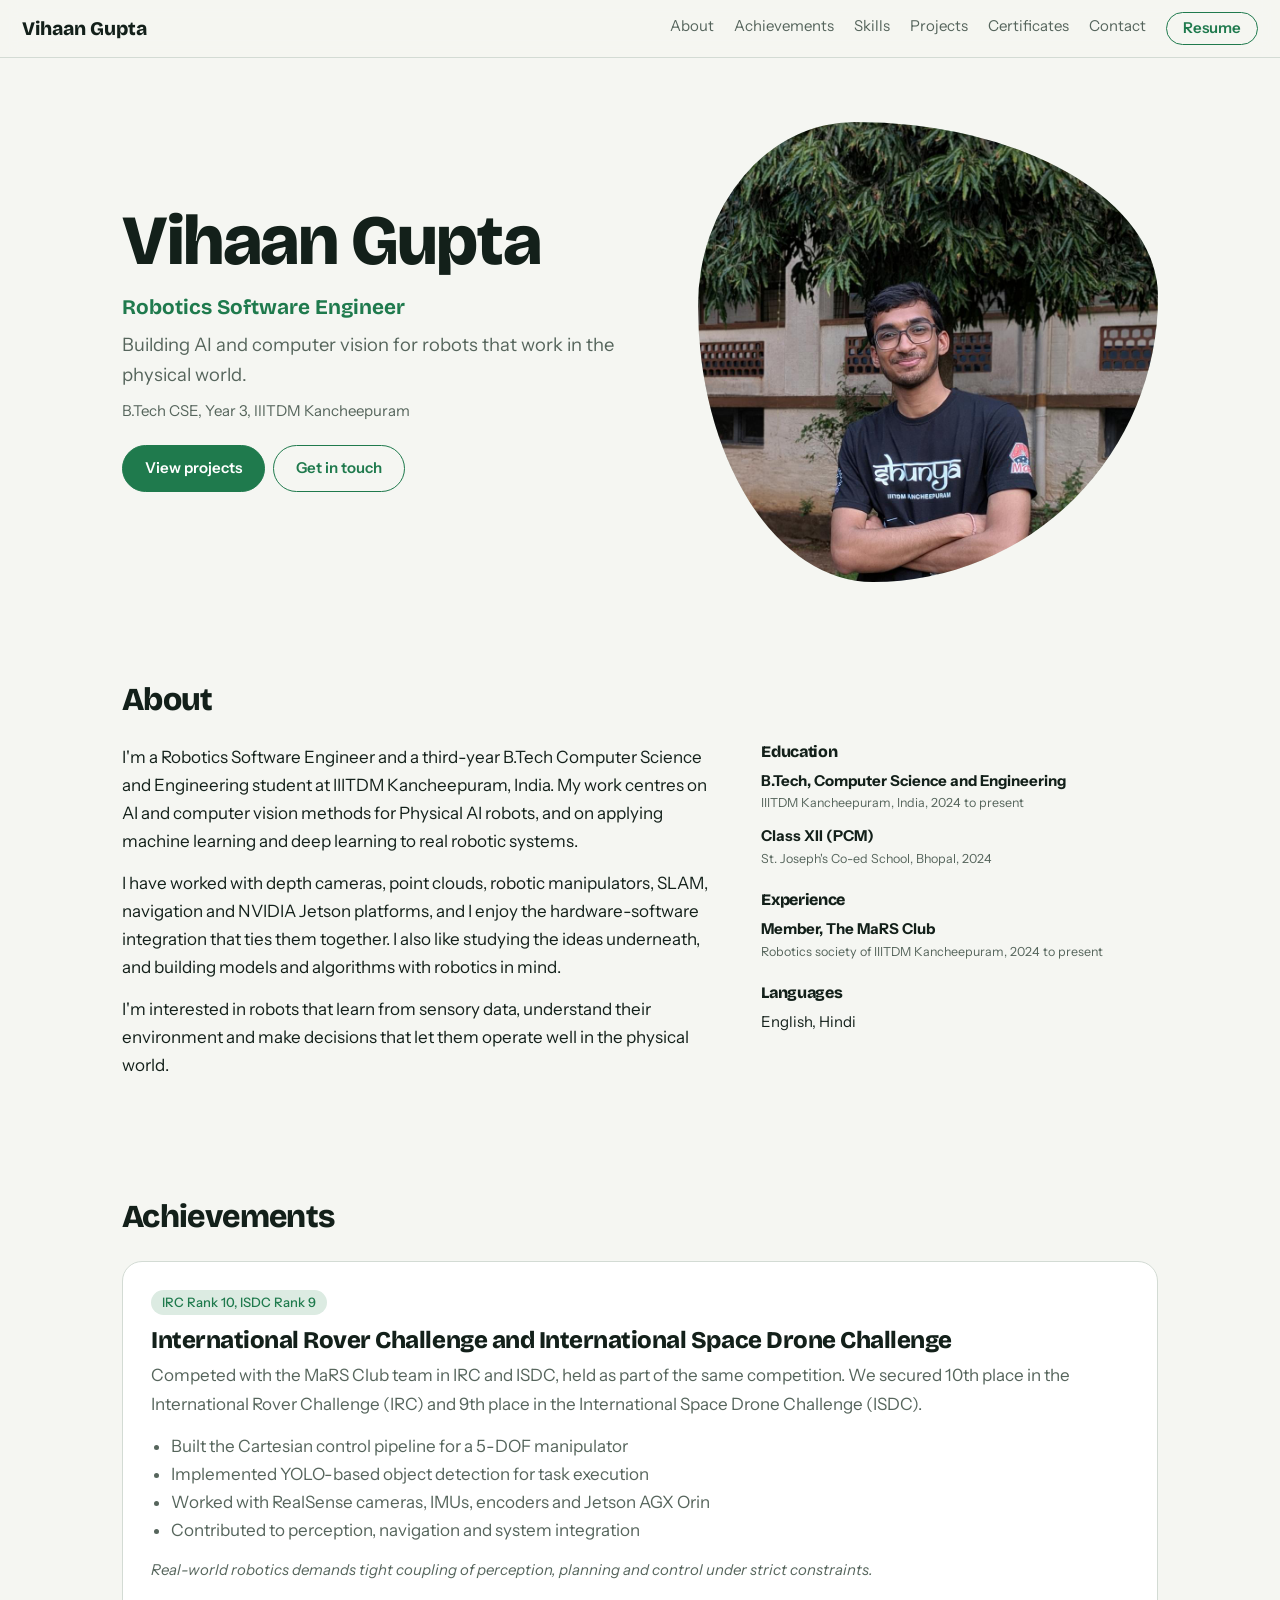
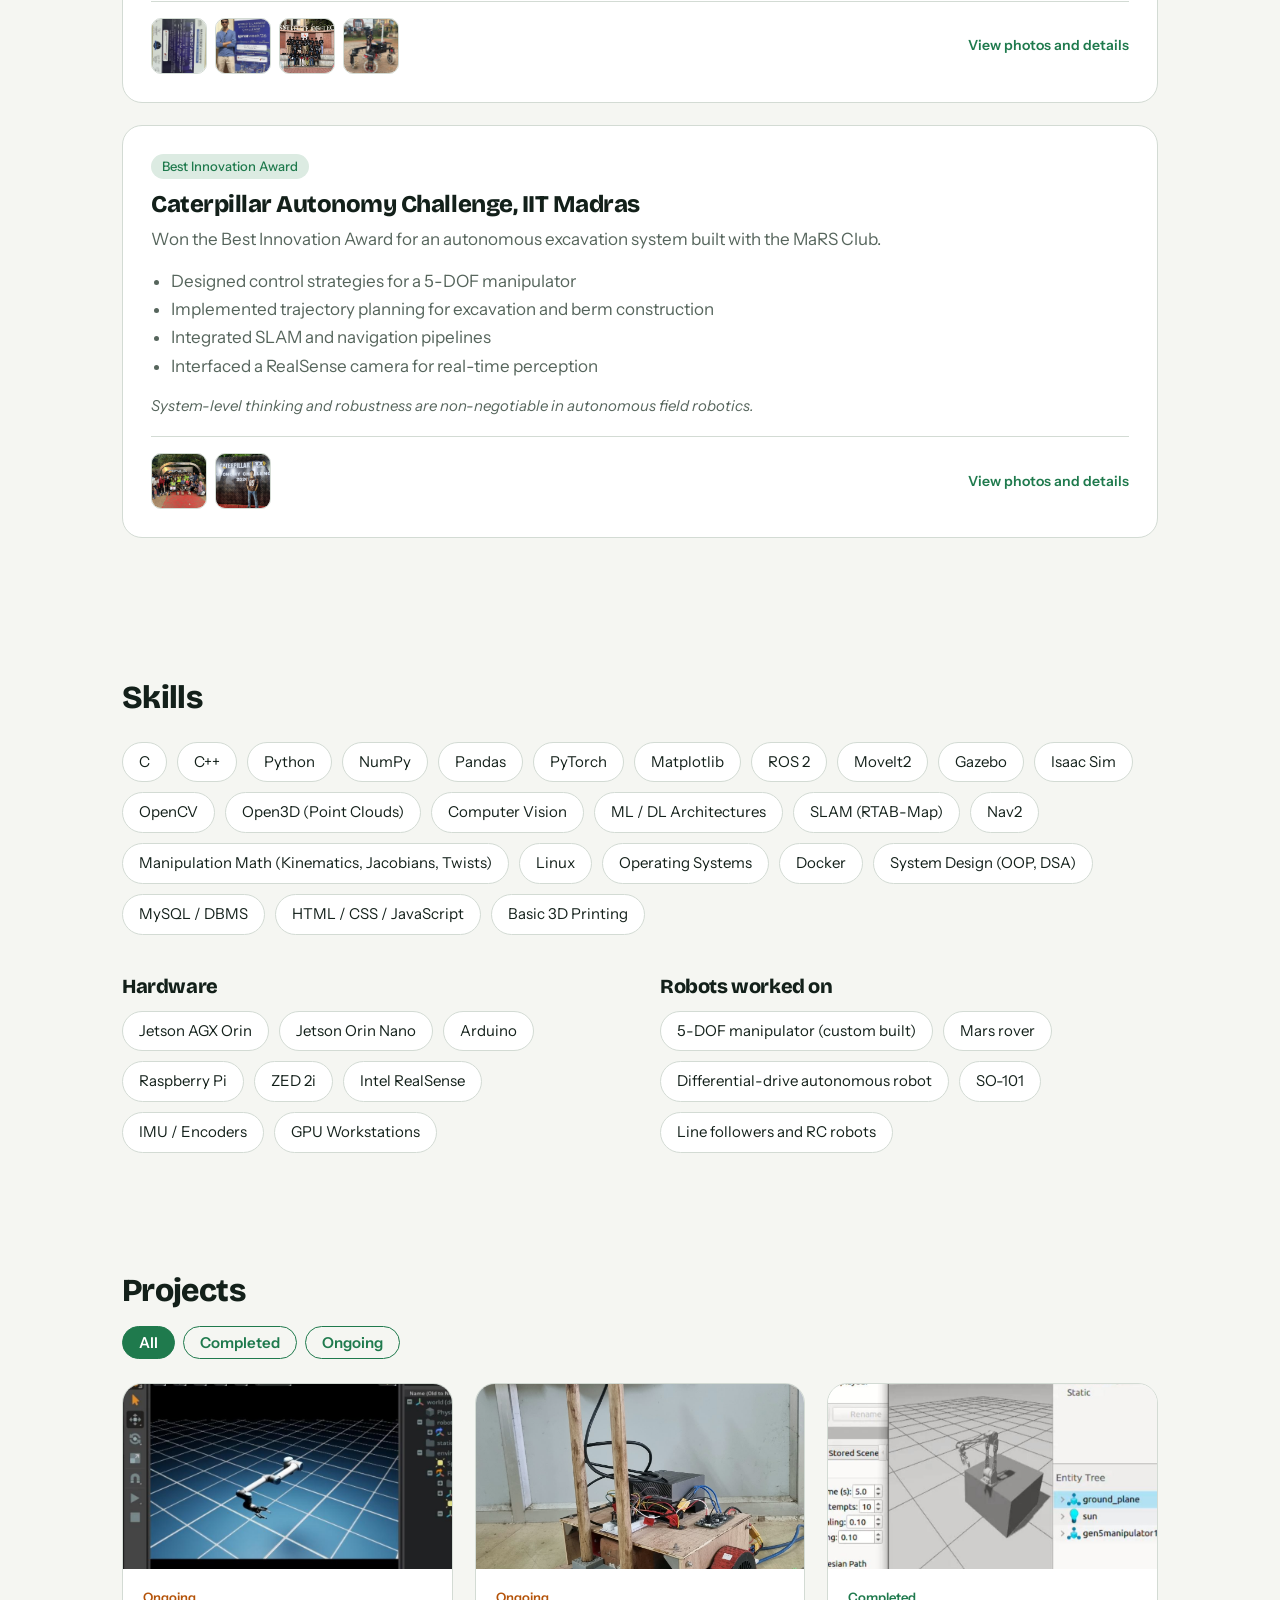
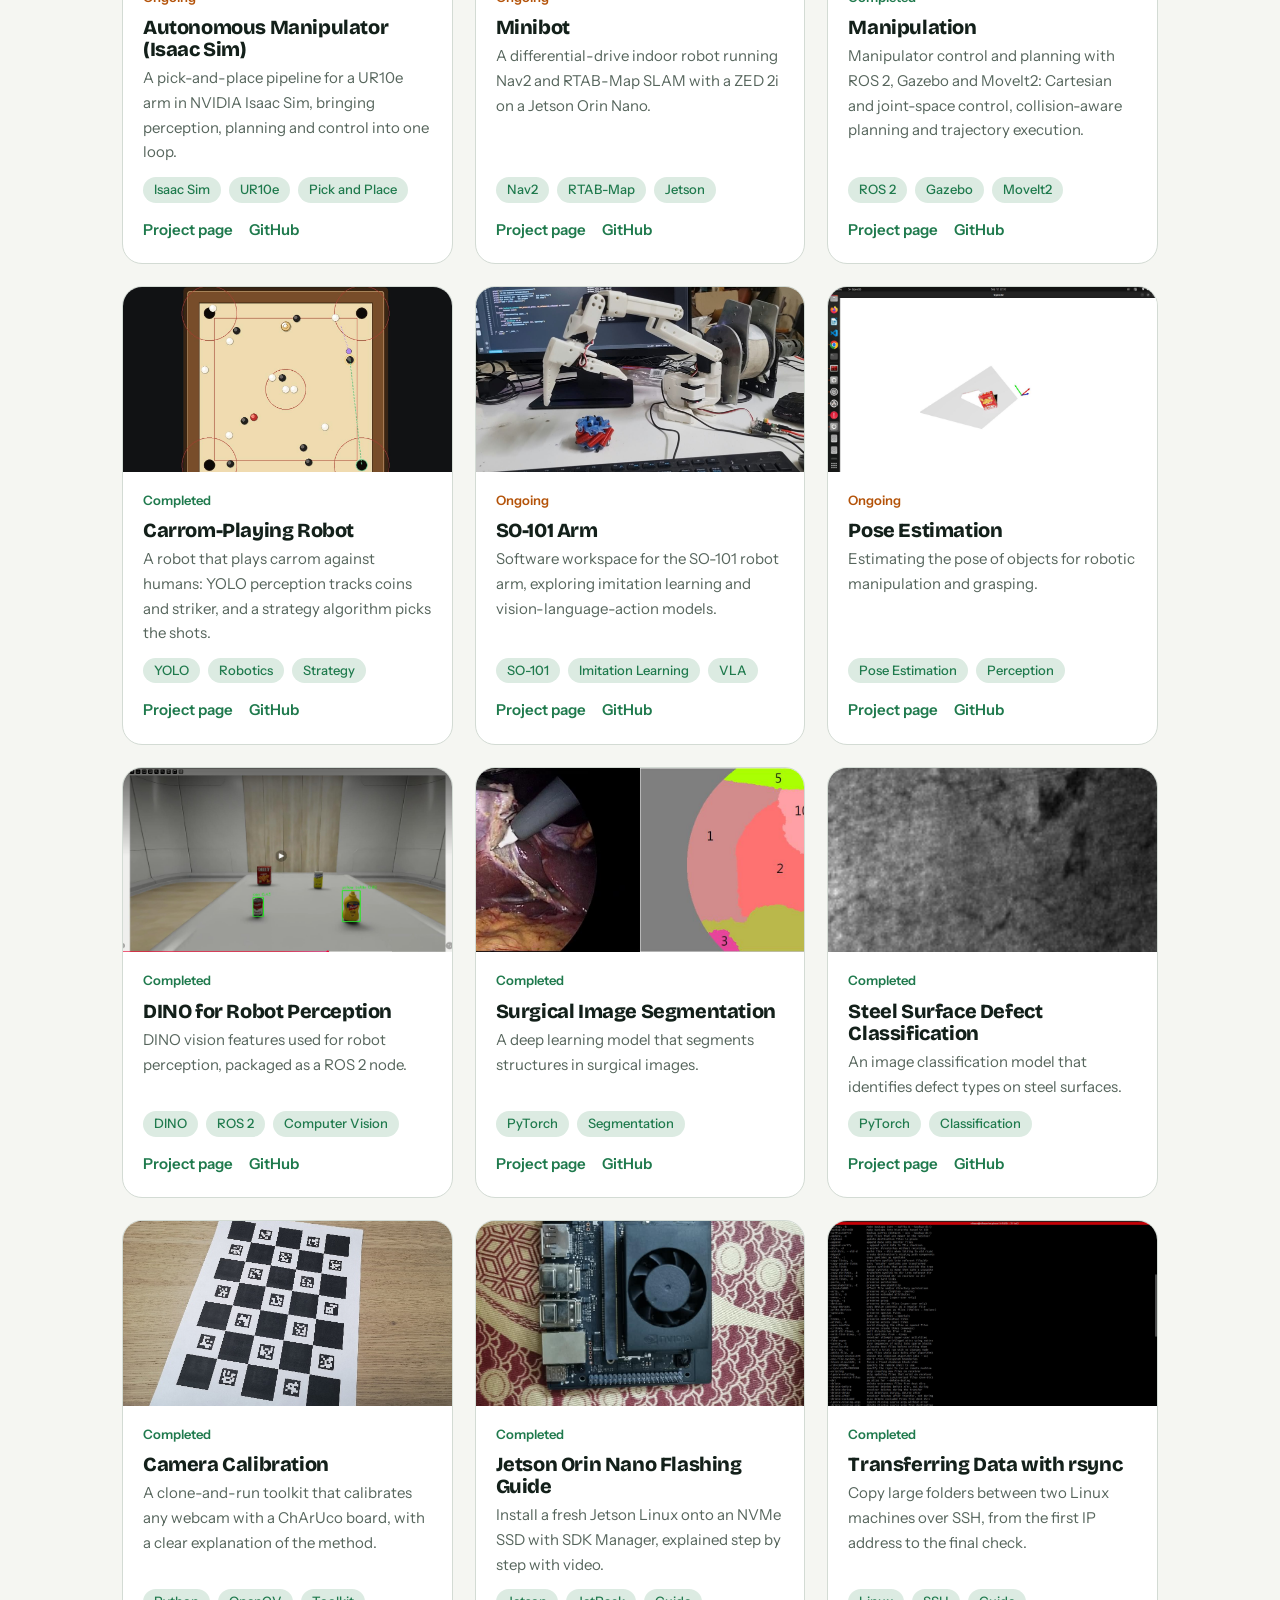
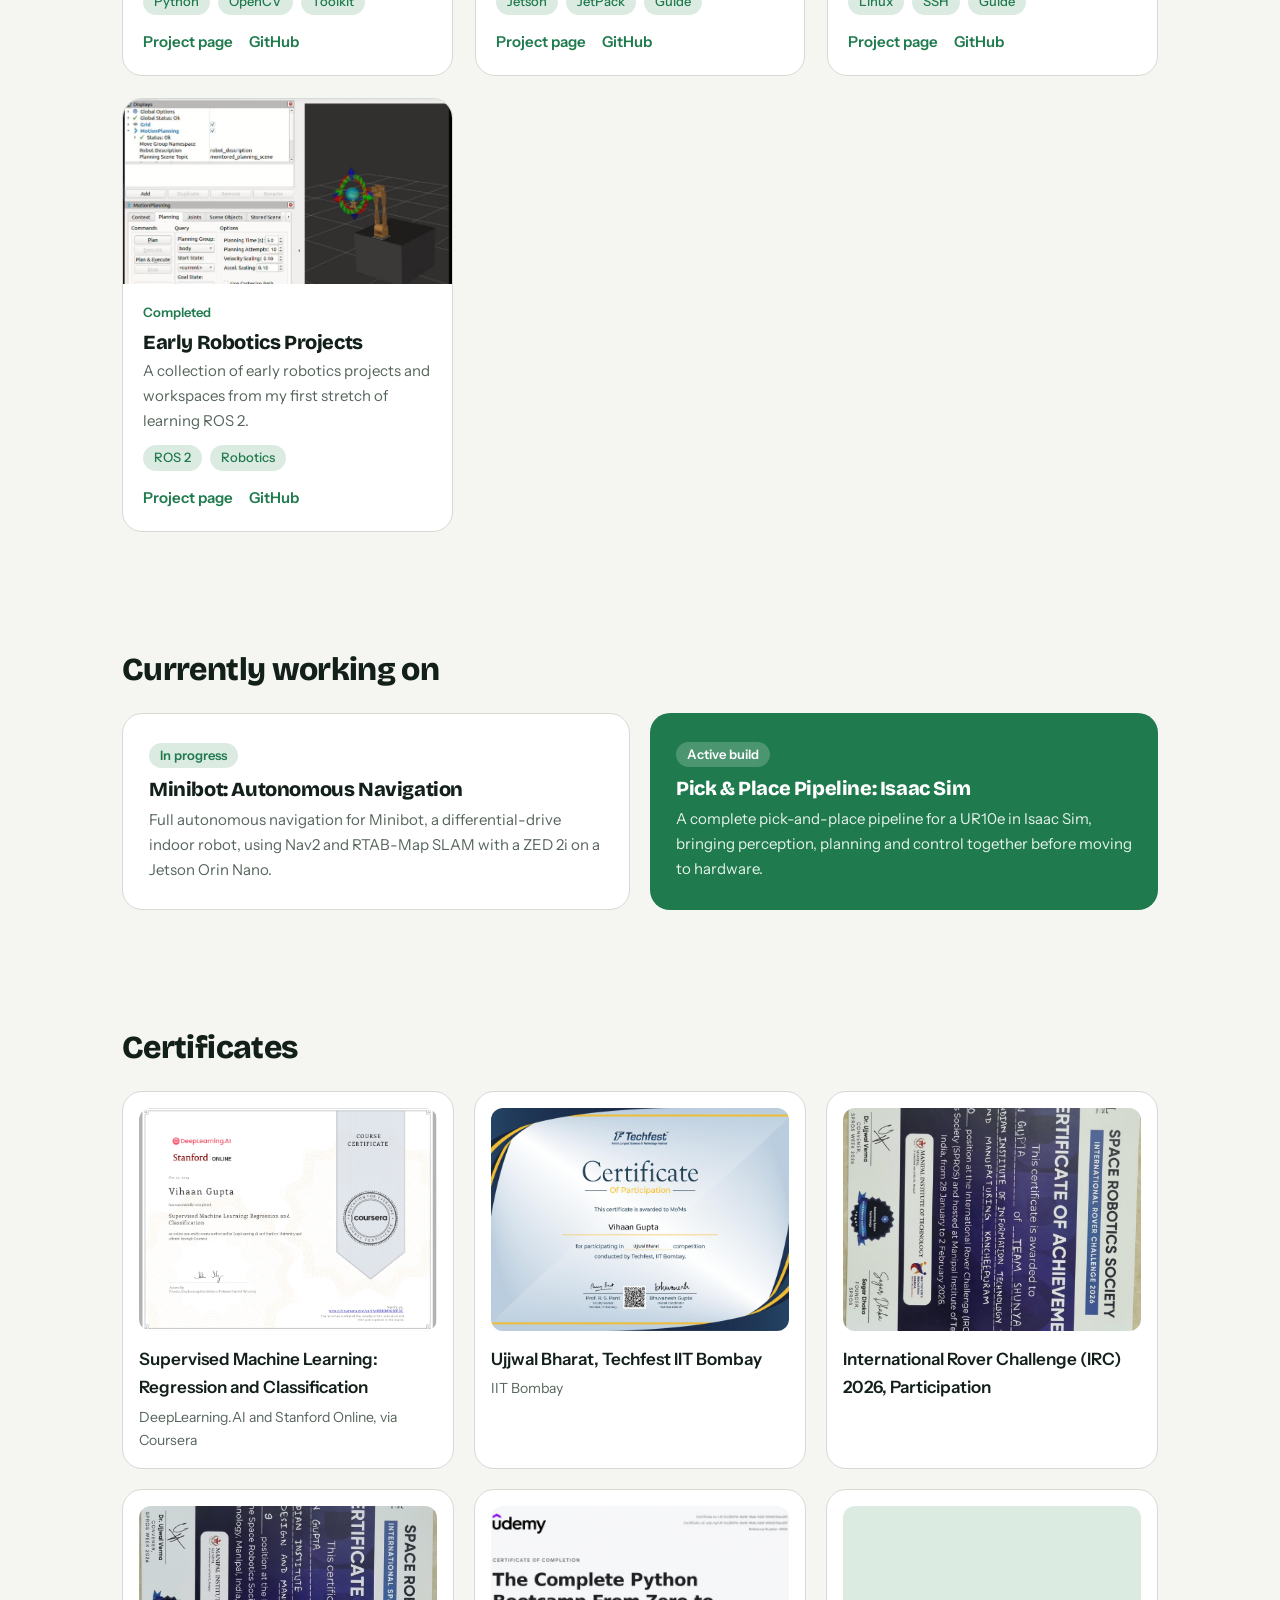
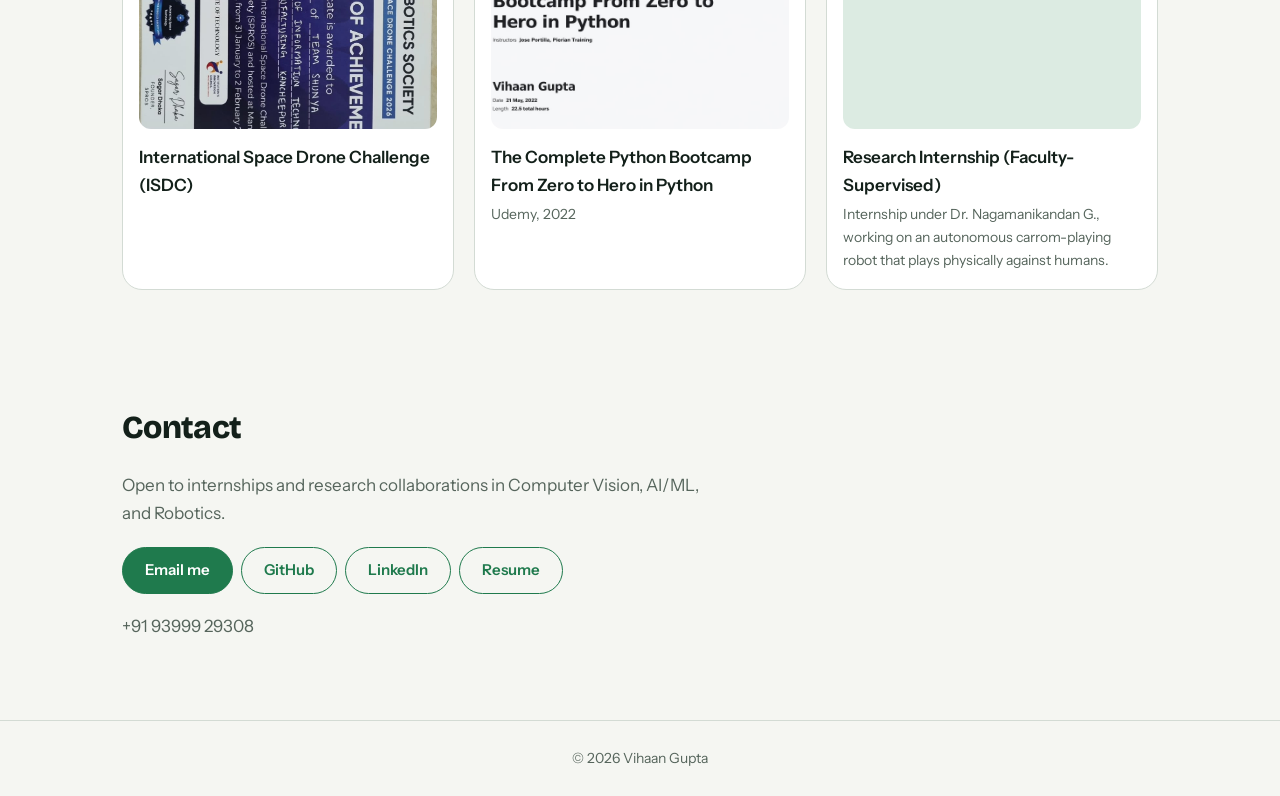
<file: index.html>
<!DOCTYPE html>
<html lang="en">
<head>
<meta charset="utf-8">
<meta name="viewport" content="width=device-width, initial-scale=1, viewport-fit=cover">
<title>Vihaan Gupta | Robotics Software Engineer</title>
<meta name="description" content="Portfolio of Vihaan Gupta, robotics software engineer working on computer vision, manipulation and autonomous navigation.">
<link rel="icon" href="favicon.svg" type="image/svg+xml">
<link rel="preconnect" href="https://fonts.googleapis.com">
<link rel="preconnect" href="https://fonts.gstatic.com" crossorigin>
<link href="https://fonts.googleapis.com/css2?family=Bricolage+Grotesque:wght@500;700;800&family=Instrument+Sans:wght@400;500;600&display=swap" rel="stylesheet">
<link rel="stylesheet" href="css/style.css?v=3">
</head>
<body>
<header class="top"><a class="brand" href="#top">Vihaan Gupta</a><nav id="nav"></nav></header>
<main id="app"></main>
<footer id="foot"></footer>
<div class="lb" id="lb"><img alt=""></div>
<script src="data/site.js?v=3"></script>
<script src="data/projects.js?v=3"></script>
<script src="data/certificates.js?v=3"></script>
<script src="data/achievements.js?v=3"></script>
<script src="js/main.js?v=3"></script>
</body>
</html>
</file>
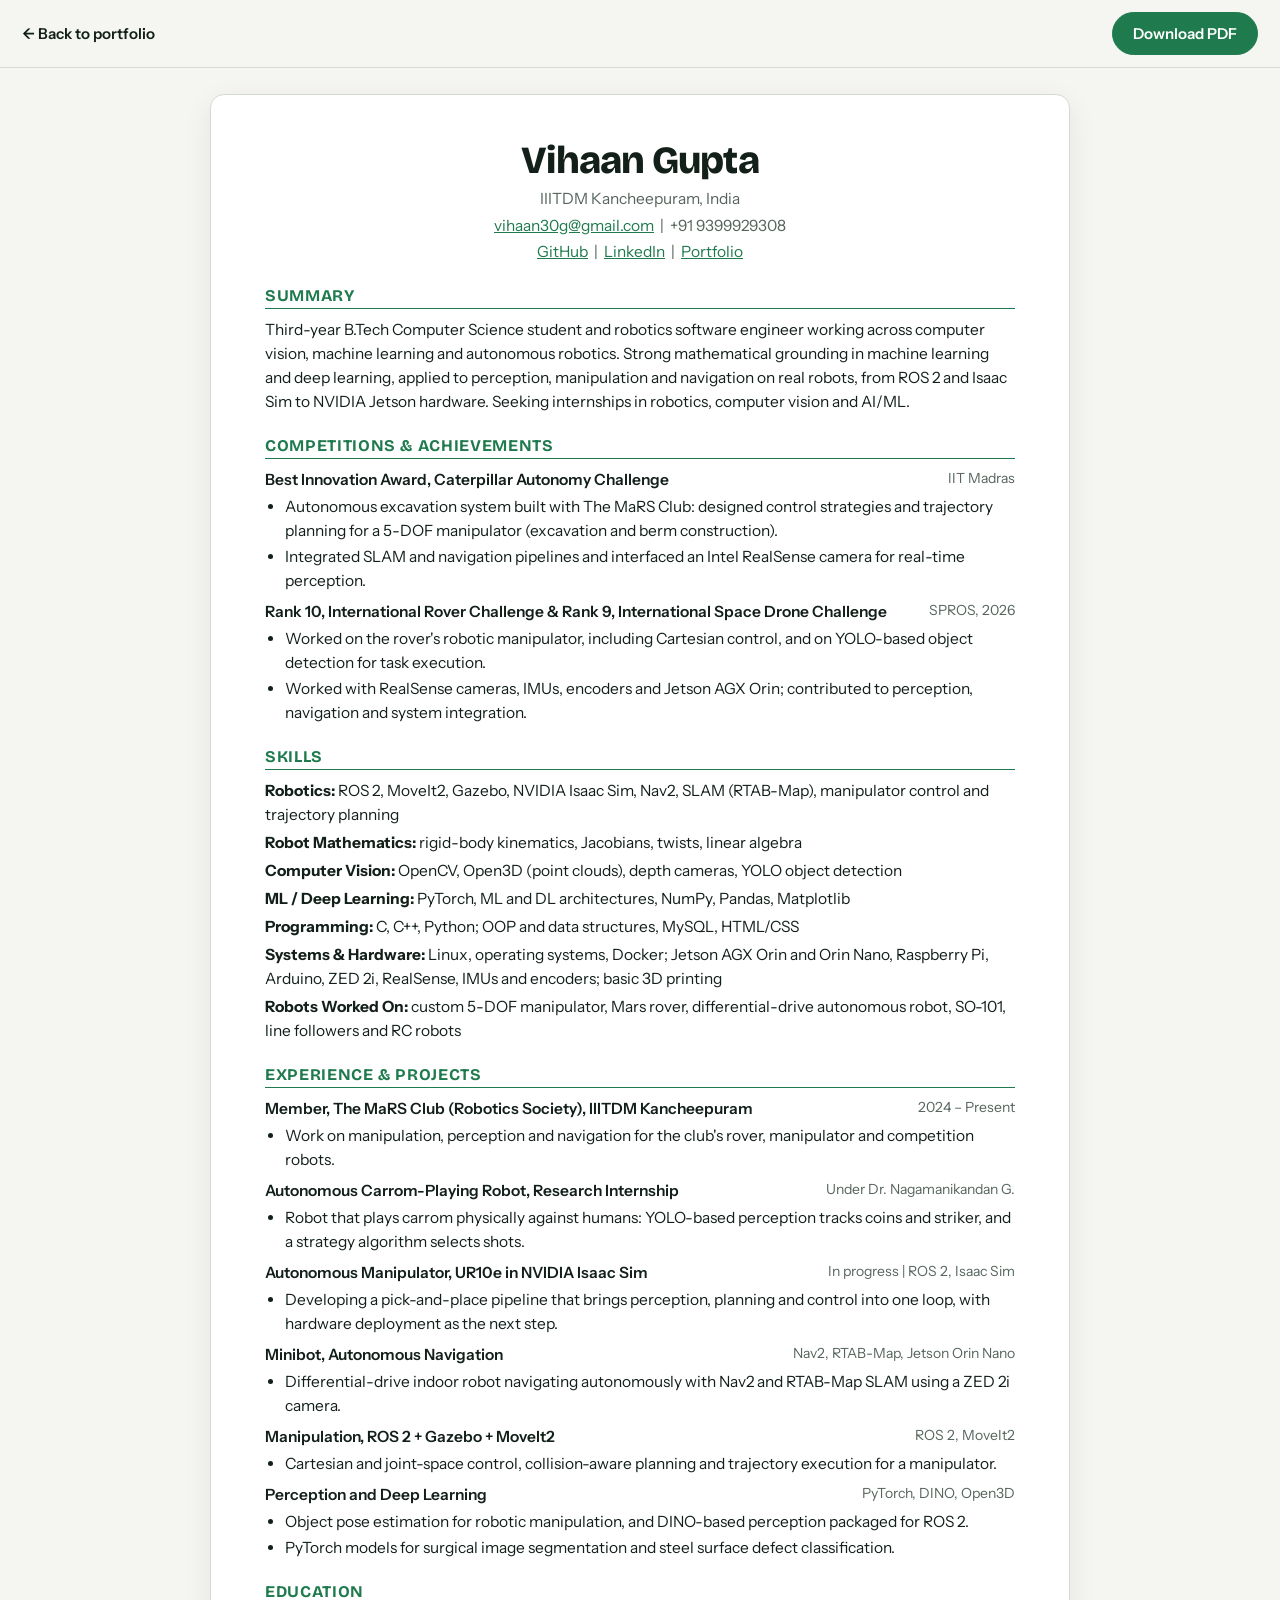
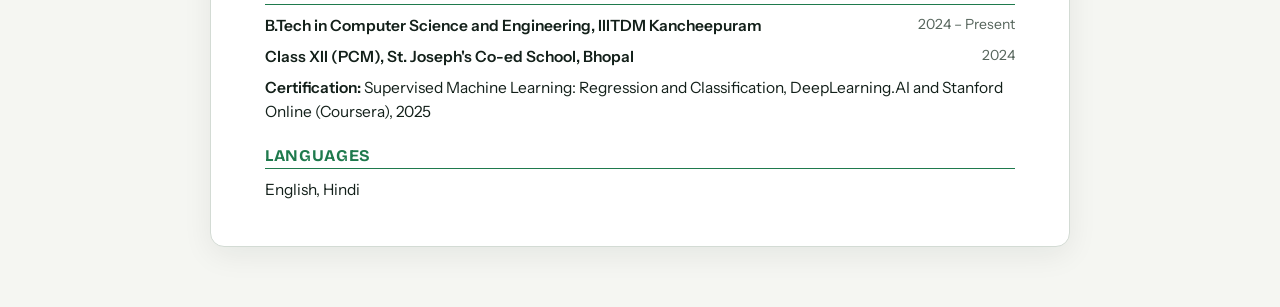
<file: resume/index.html>
<!DOCTYPE html>
<html lang="en">
<head>
<meta charset="utf-8">
<meta name="viewport" content="width=device-width, initial-scale=1, viewport-fit=cover">
<title>Resume | Vihaan Gupta</title>
<meta name="description" content="Resume of Vihaan Gupta: robotics, computer vision and AI/ML.">
<link rel="icon" href="../favicon.svg" type="image/svg+xml">
<link rel="preconnect" href="https://fonts.googleapis.com">
<link rel="preconnect" href="https://fonts.gstatic.com" crossorigin>
<link href="https://fonts.googleapis.com/css2?family=Bricolage+Grotesque:wght@700;800&family=Instrument+Sans:wght@400;500;600&display=swap" rel="stylesheet">
<style>
:root{box-sizing:border-box;--bg:#f5f6f2;--fg:#13201a;--mut:#56655c;--line:#d3dbd4;--acc:#1f7a4d;--fd:"Bricolage Grotesque",system-ui,sans-serif;--fb:"Instrument Sans",system-ui,sans-serif;padding-top:env(safe-area-inset-top,0px);padding-bottom:env(safe-area-inset-bottom,0px)}
*,*::before,*::after{box-sizing:inherit}
body{margin:0;background:var(--bg);color:var(--fg);font:400 15.5px/1.55 var(--fb)}
a{color:var(--acc)}
.bar{position:sticky;top:env(safe-area-inset-top,0px);z-index:5;display:flex;justify-content:space-between;align-items:center;gap:10px;flex-wrap:wrap;padding:12px 22px;background:rgba(245,246,242,.93);backdrop-filter:blur(8px);border-bottom:1px solid var(--line)}
.bar a.back{color:var(--fg);text-decoration:none;font-weight:600;font-size:15px}
.bar a.back:hover{color:var(--acc)}
.btn{display:inline-block;padding:9px 20px;border:1px solid var(--acc);border-radius:99px;background:var(--acc);color:#fff;font-weight:600;font-size:15px;text-decoration:none;transition:box-shadow .18s,background .18s}
.btn:hover{background:#17603b;box-shadow:0 4px 14px rgba(19,32,26,.25)}
.paper{max-width:860px;margin:26px auto 60px;background:#fff;border:1px solid var(--line);border-radius:14px;padding:44px 54px;box-shadow:0 8px 30px rgba(19,32,26,.07)}
header{text-align:center;margin-bottom:6px}
h1{font:800 2.4rem/1.1 var(--fd);margin:0 0 6px;letter-spacing:-.02em}
header p{margin:2px 0;color:var(--mut)}
h2{font:700 1.02rem var(--fd);color:var(--acc);text-transform:uppercase;letter-spacing:.04em;border-bottom:1.5px solid var(--acc);padding-bottom:3px;margin:22px 0 9px}
.e{display:flex;justify-content:space-between;gap:6px 16px;flex-wrap:wrap;margin-top:7px}
.e b{font-weight:600}
.e span{color:var(--mut);font-size:14px}
ul{margin:3px 0 0;padding-left:20px}
li{margin:2px 0}
.sk{list-style:none;padding:0}
.sk li{margin:4px 0}
p.s{margin:0}
@media (max-width:640px){.paper{margin:0;border:0;border-radius:0;box-shadow:none;padding:26px 20px}h1{font-size:2rem}}
@media print{
 @page{size:A4;margin:12mm}
 body{background:#fff;font-size:10pt;line-height:1.4}
 .bar{display:none}
 .paper{margin:0;border:0;box-shadow:none;padding:0;max-width:none}
 a{color:inherit;text-decoration:none}
}
</style>
</head>
<body>
<div class="bar">
  <a class="back" href="../">&larr; Back to portfolio</a>
  <a class="btn" href="Vihaan_Gupta_Resume.pdf" download>Download PDF</a>
</div>

<main class="paper">
<header>
  <h1>Vihaan Gupta</h1>
  <p>IIITDM Kancheepuram, India</p>
  <p><a href="mailto:vihaan30g@gmail.com">vihaan30g@gmail.com</a> &nbsp;|&nbsp; +91 9399929308</p>
  <p><a href="https://github.com/Vihaan30g">GitHub</a> &nbsp;|&nbsp; <a href="https://www.linkedin.com/in/vihaan-gupta-ab046836b/">LinkedIn</a> &nbsp;|&nbsp; <a href="https://vihaan30g.github.io">Portfolio</a></p>
</header>

<h2>Summary</h2>
<p class="s">Third-year B.Tech Computer Science student and robotics software engineer working across computer vision, machine learning and autonomous robotics. Strong mathematical grounding in machine learning and deep learning, applied to perception, manipulation and navigation on real robots, from ROS 2 and Isaac Sim to NVIDIA Jetson hardware. Seeking internships in robotics, computer vision and AI/ML.</p>

<h2>Competitions &amp; Achievements</h2>
<div class="e"><b>Best Innovation Award, Caterpillar Autonomy Challenge</b><span>IIT Madras</span></div>
<ul>
<li>Autonomous excavation system built with The MaRS Club: designed control strategies and trajectory planning for a 5-DOF manipulator (excavation and berm construction).</li>
<li>Integrated SLAM and navigation pipelines and interfaced an Intel RealSense camera for real-time perception.</li>
</ul>
<div class="e"><b>Rank 10, International Rover Challenge &amp; Rank 9, International Space Drone Challenge</b><span>SPROS, 2026</span></div>
<ul>
<li>Worked on the rover's robotic manipulator, including Cartesian control, and on YOLO-based object detection for task execution.</li>
<li>Worked with RealSense cameras, IMUs, encoders and Jetson AGX Orin; contributed to perception, navigation and system integration.</li>
</ul>

<h2>Skills</h2>
<ul class="sk">
<li><b>Robotics:</b> ROS 2, MoveIt2, Gazebo, NVIDIA Isaac Sim, Nav2, SLAM (RTAB-Map), manipulator control and trajectory planning</li>
<li><b>Robot Mathematics:</b> rigid-body kinematics, Jacobians, twists, linear algebra</li>
<li><b>Computer Vision:</b> OpenCV, Open3D (point clouds), depth cameras, YOLO object detection</li>
<li><b>ML / Deep Learning:</b> PyTorch, ML and DL architectures, NumPy, Pandas, Matplotlib</li>
<li><b>Programming:</b> C, C++, Python; OOP and data structures, MySQL, HTML/CSS</li>
<li><b>Systems &amp; Hardware:</b> Linux, operating systems, Docker; Jetson AGX Orin and Orin Nano, Raspberry Pi, Arduino, ZED 2i, RealSense, IMUs and encoders; basic 3D printing</li>
<li><b>Robots Worked On:</b> custom 5-DOF manipulator, Mars rover, differential-drive autonomous robot, SO-101, line followers and RC robots</li>
</ul>

<h2>Experience &amp; Projects</h2>
<div class="e"><b>Member, The MaRS Club (Robotics Society), IIITDM Kancheepuram</b><span>2024 &ndash; Present</span></div>
<ul><li>Work on manipulation, perception and navigation for the club's rover, manipulator and competition robots.</li></ul>
<div class="e"><b>Autonomous Carrom-Playing Robot, Research Internship</b><span>Under Dr. Nagamanikandan G.</span></div>
<ul><li>Robot that plays carrom physically against humans: YOLO-based perception tracks coins and striker, and a strategy algorithm selects shots.</li></ul>
<div class="e"><b>Autonomous Manipulator, UR10e in NVIDIA Isaac Sim</b><span>In progress | ROS 2, Isaac Sim</span></div>
<ul><li>Developing a pick-and-place pipeline that brings perception, planning and control into one loop, with hardware deployment as the next step.</li></ul>
<div class="e"><b>Minibot, Autonomous Navigation</b><span>Nav2, RTAB-Map, Jetson Orin Nano</span></div>
<ul><li>Differential-drive indoor robot navigating autonomously with Nav2 and RTAB-Map SLAM using a ZED 2i camera.</li></ul>
<div class="e"><b>Manipulation, ROS 2 + Gazebo + MoveIt2</b><span>ROS 2, MoveIt2</span></div>
<ul><li>Cartesian and joint-space control, collision-aware planning and trajectory execution for a manipulator.</li></ul>
<div class="e"><b>Perception and Deep Learning</b><span>PyTorch, DINO, Open3D</span></div>
<ul>
<li>Object pose estimation for robotic manipulation, and DINO-based perception packaged for ROS 2.</li>
<li>PyTorch models for surgical image segmentation and steel surface defect classification.</li>
</ul>

<h2>Education</h2>
<div class="e"><b>B.Tech in Computer Science and Engineering, IIITDM Kancheepuram</b><span>2024 &ndash; Present</span></div>
<div class="e"><b>Class XII (PCM), St. Joseph's Co-ed School, Bhopal</b><span>2024</span></div>
<div class="e"><span style="color:inherit;font-size:inherit"><b>Certification:</b> Supervised Machine Learning: Regression and Classification, DeepLearning.AI and Stanford Online (Coursera), 2025</span></div>

<h2>Languages</h2>
<p class="s">English, Hindi</p>
</main>
</body>
</html>
</file>
<file: css/style.css>
:root{box-sizing:border-box;--bg:#f5f6f2;--fg:#13201a;--mut:#56655c;--line:#d3dbd4;--acc:#1f7a4d;--card:#fff;--tint:#dcebe2;--fd:"Bricolage Grotesque",system-ui,sans-serif;--fb:"Instrument Sans",system-ui,sans-serif;--r:20px;padding-top:env(safe-area-inset-top,0px);padding-bottom:env(safe-area-inset-bottom,0px)}
*,*::before,*::after{box-sizing:inherit}
html{scroll-behavior:smooth;scroll-padding-top:76px}
body{margin:0;background:var(--bg);color:var(--fg);font:400 17px/1.65 var(--fb)}
a{color:inherit}
h1,h2,h3{font-family:var(--fd);font-weight:800;letter-spacing:-.02em;line-height:1.1;margin:0}
p{margin:0}
.w{max-width:1080px;margin:auto;padding:0 22px}
.top{position:sticky;top:env(safe-area-inset-top,0px);z-index:5;display:flex;justify-content:space-between;align-items:center;gap:8px 20px;flex-wrap:wrap;padding:12px 22px;background:rgba(245,246,242,.93);backdrop-filter:blur(8px);border-bottom:1px solid var(--line)}
.brand{font:800 1.2rem var(--fd);text-decoration:none}
nav{display:flex;gap:6px 20px;flex-wrap:wrap}
nav a{text-decoration:none;color:var(--mut);font-size:15px}
nav a:hover{color:var(--acc)}
section{padding:60px 0}
h2{font-size:2rem;margin-bottom:26px}
h3{font-size:1.25rem}
.sub{color:var(--mut)}
.btn{display:inline-block;padding:10px 22px;border:1px solid var(--acc);border-radius:99px;font-weight:600;font-size:15px;text-decoration:none;margin:0 8px 8px 0;cursor:pointer;background:none;font-family:inherit;color:var(--acc)}
.btn.p{background:var(--acc);color:#fff}
.hero{display:grid;grid-template-columns:1fr 460px;gap:40px;align-items:center;padding:64px 0 40px}
.hero h1{font-size:clamp(2.6rem,6vw,4.4rem)}
.hero .role{font:700 1.3rem var(--fd);color:var(--acc);margin:14px 0 10px}
.hero .tag{font-size:1.15rem;color:var(--mut);max-width:32em;margin-bottom:8px}
.hero .stat{font-size:15px;color:var(--mut);margin-bottom:22px}
.chips{display:flex;flex-wrap:wrap;gap:8px}
.chips span{font-size:13px;padding:2px 11px;border-radius:99px;background:var(--tint);color:var(--acc);font-weight:500}
.hero .chips{margin-bottom:26px}
.me{position:relative;width:min(460px,100%);aspect-ratio:1;border-radius:34% 66% 62% 38%/40% 38% 62% 60%;background:var(--tint);overflow:hidden;display:grid;place-items:center;font:800 6rem var(--fd);color:var(--acc)}
.me img{position:absolute;inset:0;width:100%;height:100%;object-fit:cover}
.about{display:grid;grid-template-columns:1.5fr 1fr;gap:44px}
.about p+p{margin-top:14px}
.facts h3{font-size:1rem;margin:0 0 8px}
.facts div+h3{margin-top:22px}
.facts div{margin-bottom:10px;font-size:15px}
.facts small{display:block;color:var(--mut)}
.skills span,.pill{display:inline-block;padding:7px 16px;border-radius:99px;background:var(--card);font-size:15px;border:1px solid var(--line)}
.skills{display:flex;flex-wrap:wrap;gap:10px}
.sec3{display:grid;grid-template-columns:1fr 1fr;gap:40px;margin-top:40px}
.sec3 h3{margin-bottom:14px}
.cur{display:grid;grid-template-columns:repeat(auto-fit,minmax(300px,1fr));gap:20px}
.cur .box{background:var(--card);border-radius:var(--r);padding:26px;border:1px solid var(--line);display:block;text-decoration:none}
.cur .box.on{background:var(--acc);color:#fff;border:0}
.cur .box.on p{color:#e6f3ec}
.cur .box b{display:inline-block;font-size:13px;font-weight:600;margin-bottom:10px;padding:2px 11px;border-radius:99px;background:var(--tint);color:var(--acc)}
.cur .box.on b{background:rgba(255,255,255,.2);color:#fff}
.cur h3{margin-bottom:8px}
.cur p{color:var(--mut);font-size:15px}
.filt{display:flex;flex-wrap:wrap;gap:8px;margin:-8px 0 24px}
.filt .btn{padding:6px 16px;margin:0}
.filt .btn[aria-pressed=true]{background:var(--acc);color:#fff}
.grid{display:grid;grid-template-columns:repeat(auto-fill,minmax(300px,1fr));gap:22px}
.card{display:flex;flex-direction:column;background:var(--card);border-radius:var(--r);overflow:hidden;border:1px solid var(--line)}
.cover{position:relative;aspect-ratio:16/9;background:var(--tint) radial-gradient(circle at 25% 70%,var(--acc) 0 38px,transparent 39px),radial-gradient(circle at 65% 35%,#fff 0 64px,transparent 65px);display:block}
.cover img{position:absolute;inset:0;width:100%;height:100%;object-fit:cover}
.body{padding:18px 20px 20px;display:flex;flex-direction:column;flex:1}
.body h3{margin:8px 0 6px}
.body h3 a{text-decoration:none}
.body h3 a:hover{color:var(--acc)}
.body p{color:var(--mut);font-size:15px;flex:1}
.st{font-size:13px;font-weight:600}
.st.completed{color:var(--acc)}.st.ongoing{color:#b45309}.st.upcoming{color:var(--mut)}
.body .chips{margin:12px 0}
.links a,.soon{font-size:15px;font-weight:600;margin-right:16px;color:var(--acc);text-decoration:none}
.links a:hover{text-decoration:underline}
.soon{color:var(--mut);font-weight:500}
.ach{background:var(--card);border-radius:var(--r);padding:28px;margin-bottom:22px;border:1px solid var(--line)}
.ach .chips{margin-bottom:12px}
.ach h3{font-size:1.5rem;margin-bottom:8px}
.ach ul{margin:14px 0;padding-left:20px;color:var(--mut)}
.ach em{display:block;font-size:15px;color:var(--mut)}
.pics{display:flex;flex-wrap:wrap;gap:12px;margin-top:18px}
.pics img,.cert img{display:block;cursor:zoom-in}
.pics img{height:120px;width:auto;max-width:100%;border-radius:12px;background:var(--tint)}
.certs{display:grid;grid-template-columns:repeat(auto-fill,minmax(250px,1fr));gap:20px}
.cert{background:var(--card);border-radius:var(--r);padding:16px;border:1px solid var(--line)}
.cert .ph{aspect-ratio:4/3;border-radius:12px;background:var(--tint);overflow:hidden;margin-bottom:14px}
.cert img{width:100%;height:100%;object-fit:cover}
.cert b{display:block;font-weight:600}
.cert span{display:block;color:var(--mut);font-size:14px;margin-top:4px}
.contact p{max-width:34em;margin-bottom:20px}
footer{padding:26px 22px;text-align:center;color:var(--mut);font-size:14px;border-top:1px solid var(--line)}
.lb{position:fixed;inset:0;z-index:20;display:none;place-items:center;background:rgba(10,20,15,.88);padding:20px;cursor:zoom-out}
.lb.on{display:grid}
.lb img{max-width:100%;max-height:100%;border-radius:8px}
/* ---- hover and focus highlights (everything clickable) ---- */
:focus-visible{outline:2px solid var(--acc);outline-offset:3px}
.btn,.card,.cur .box,.ach,.cert,.x,.arr{transition:box-shadow .18s,border-color .18s,background .18s,color .18s}
.btn:hover{border-color:#14573a;box-shadow:0 4px 14px rgba(19,32,26,.2)}
.btn:not(.p):hover{background:var(--tint)}
.btn.p:hover{background:#17603b}
nav a{border-bottom:2px solid transparent;padding:2px 0}
nav a:hover{color:var(--fg);border-bottom-color:var(--acc)}
.brand:hover{color:var(--acc)}
nav a.res{border:1px solid var(--acc);border-radius:99px;padding:3px 16px;color:var(--acc);font-weight:600}
nav a.res:hover{background:var(--acc);color:#fff;border-color:var(--acc);box-shadow:0 4px 14px rgba(19,32,26,.2)}
.card{position:relative}
.card:hover,.cur a.box:hover,.ach:hover,.ach:focus-visible,.cert:has(img):hover{border-color:var(--acc);box-shadow:0 10px 28px rgba(19,32,26,.15)}
.card:hover .body h3 a{color:var(--acc)}
.body h3 a::after{content:"";position:absolute;inset:0}
.links a{position:relative;z-index:1}
.cur a.box.on:hover{border:0;box-shadow:0 10px 28px rgba(19,32,26,.35)}
.ach{cursor:pointer}
.cert:has(img){cursor:zoom-in}
.thumbs{display:flex;align-items:center;flex-wrap:wrap;gap:8px;margin-top:18px;padding-top:16px;border-top:1px solid var(--line)}
.thumbs img{width:56px;height:56px;object-fit:cover;border-radius:10px;background:var(--tint);border:1px solid var(--line)}
.thumbs .more{margin-left:auto;font-size:14px;font-weight:600;color:var(--acc)}
.ach:hover .more{text-decoration:underline}
/* ---- achievement pop-up ---- */
.md{position:fixed;inset:0;z-index:30;display:none;align-items:center;justify-content:center;background:rgba(10,20,15,.62);padding:calc(20px + env(safe-area-inset-top,0px)) 20px calc(20px + env(safe-area-inset-bottom,0px))}
.md.on{display:flex}
.mdbox{position:relative;display:grid;grid-template-columns:1.15fr 1fr;width:min(1040px,100%);max-height:100%;overflow:auto;background:var(--card);border-radius:var(--r);box-shadow:0 20px 60px rgba(0,0,0,.4)}
.md.nophoto .mdbox{grid-template-columns:1fr}.md.nophoto .view{display:none}
.x{position:absolute;top:12px;right:12px;z-index:3;width:40px;height:40px;border-radius:50%;border:1px solid var(--line);background:#fff;font-size:24px;line-height:1;cursor:pointer;color:var(--fg)}
.x:hover,.arr:hover{border-color:var(--acc);box-shadow:0 4px 14px rgba(0,0,0,.3)}
.view{background:#0e1712;padding:16px;display:flex;flex-direction:column;gap:12px;min-width:0}
.stage{position:relative;flex:1;min-height:260px;display:grid;place-items:center}
.stage img{max-width:100%;max-height:62vh;border-radius:8px;object-fit:contain}
.arr{position:absolute;top:50%;transform:translateY(-50%);width:40px;height:40px;border-radius:50%;border:1px solid transparent;background:rgba(255,255,255,.92);font-size:22px;line-height:1;cursor:pointer;color:var(--fg)}
.arr.l{left:6px}.arr.r{right:6px}
.md.single .arr,.md.single .strip{display:none}
.strip{display:flex;gap:8px;overflow-x:auto;padding-bottom:2px}
.strip img{flex:none;width:64px;height:64px;object-fit:cover;border-radius:8px;border:2px solid transparent;opacity:.55;cursor:pointer}
.strip img:hover,.strip img.on{opacity:1;border-color:#fff}
.info{padding:34px 30px}
.info h3{font-size:1.6rem;margin:12px 0 10px}
.info h4{font:700 1rem var(--fd);margin:20px 0 6px}
.info ul{margin:0 0 14px;padding-left:20px;color:var(--mut)}
.info em{display:block;font-size:15px;color:var(--mut)}
@media (max-width:1000px){.hero{grid-template-columns:1fr 340px}.me{width:340px;font-size:4.4rem}}
@media (max-width:820px){
 .mdbox{grid-template-columns:1fr}.stage img{max-height:42vh}.stage{min-height:200px}.info{padding:24px 20px}
 .hero{grid-template-columns:1fr;gap:26px;padding-top:36px}
 .me{width:min(320px,100%)}
 .me{width:min(320px,100%);font-size:4rem;order:-1}
 .about,.sec3{grid-template-columns:1fr;gap:28px}
 section{padding:44px 0}
}
@media (prefers-reduced-motion:reduce){html{scroll-behavior:auto}}
</file>
